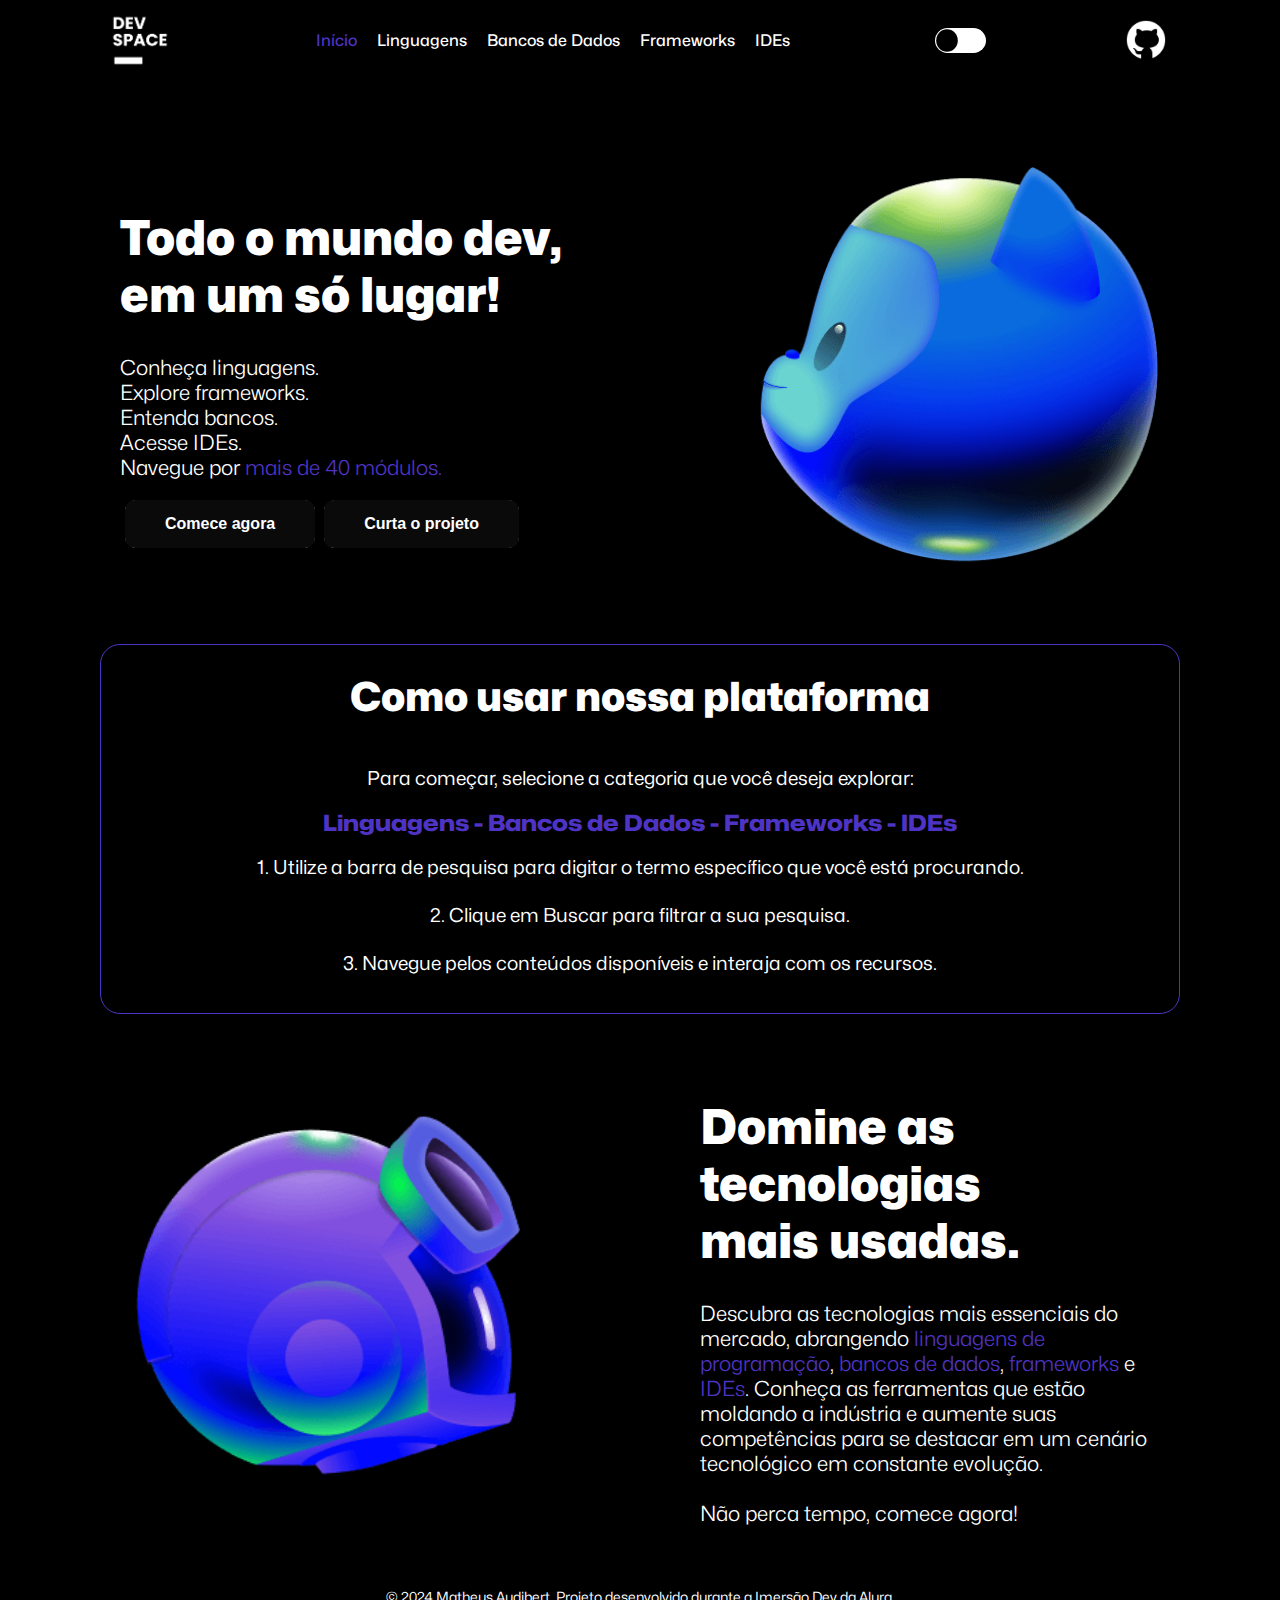
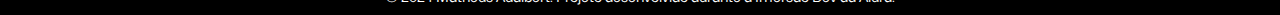
<file: index.html>
<!DOCTYPE html>
<html lang="en">
  <head>
    <meta charset="UTF-8" />
    <meta name="viewport" content="width=device-width, initial-scale=1.0" />
    <link rel="stylesheet" href="https://cdnjs.cloudflare.com/ajax/libs/font-awesome/6.6.0/css/all.min.css" integrity="sha512-Kc323vGBEqzTmouAECnVceyQqyqdsSiqLQISBL29aUW4U/M7pSPA/gEUZQqv1cwx4OnYxTxve5UMg5GT6L4JJg==" crossorigin="anonymous" referrerpolicy="no-referrer" />
    <link rel="shortcut icon" href="assets/page/icone.ico" type="image/x-icon">
    <link rel="stylesheet" href="style.css" />
    <title>DevSpace</title>
  </head>
  <body>
    <header>
      <a href="index.html"><img class="logo" src="/assets/page/logo.png" alt=""></a>
      <ul>
        <li><a href="index.html" class="active">Início</a></li>
        <li><a href="linguagens.html">Linguagens</a></li>
        <li><a href="bancos.html">Bancos de Dados</a></li>
        <li><a href="frameworks.html">Frameworks</a></li>
        <li><a href="ides.html">IDEs</a></li>
      </ul>
   
      <div class="trail" id="trail">
        <div class="ind"></div>
      </div>
      <a target="_blank" href="https://github.com/matheusaudibert/devspace"><img src="/assets/page/github.png" alt="github" class="github-icon" /></a>
      
    </header>

    <div class="content">
      <div class="content-text">
        <h1>Todo o mundo dev, em um só lugar!</h1>
        <div class="content-text-desc">
          <span>Conheça linguagens.</span><br />
          <span>Explore frameworks.</span><br />
          <span>Entenda bancos.</span><br />
          <span>Acesse IDEs.</span><br />
          <span>Navegue por <span class="color">mais de 40 módulos.</span></span>
          <br />
        </div>
        <button class="button btn"><a href="linguagens.html" style="all: unset">Comece agora </a><i class="fa-solid fa-arrow-right"></i></button>
        <button class="button btn"><a target="_blank" href="https://discord.com/channels/1277631721822748742/1277631722716008535/1281647648096518155" style="all: unset">Curta o projeto </a><i class="fa-brands fa-discord"></i></button>
      </div>
      <div class="content-img">
        <img src="/assets/page/head.png" alt="" />
      </div>
    </div>

    <div class="content-middle">
      <h1>Como usar nossa plataforma</h1>
      <br>
      <span class="start">
        Para começar, selecione a categoria que você deseja explorar:</span>
        <br><br>
        <span class="modules">Linguagens - Bancos de Dados - Frameworks - IDEs</span> 
        <br><br>
        <span class="start">1. Utilize a barra de pesquisa para digitar o termo específico que você está procurando. <br><br> 2. Clique em Buscar para filtrar a sua pesquisa. <br><br> 3. Navegue pelos conteúdos disponíveis e interaja com os recursos.</span>
      </span>
      <br /><br /><br>
    </div>

    <div class="content-final">
      <div class="content-img-2">
        <img src="/assets/page/clone.png" alt="" />
      </div>
      <div class="content-text">
        <h1>Domine as tecnologias mais usadas.</h1>
        <div class="content-text-desc">
          <span>Descubra as tecnologias mais essenciais do mercado, abrangendo <span class="color">linguagens de programação</span>, <span class="color">bancos de dados</span>, <span class="color">frameworks</span> e <span class="color">IDEs</span>. Conheça as ferramentas que estão moldando a indústria e aumente suas competências para se destacar em um cenário tecnológico em constante evolução.</span><br><br>
          <span>Não perca tempo, comece agora!</span>
        </div>
      </div>
    </div>

    <footer>
      <p>&copy; 2024 Matheus Audibert. Projeto desenvolvido durante a Imersão Dev da Alura.</p>
    </footer>
    <script src="scripts/mode_index.js"></script>
  </body>
</html>
</file>
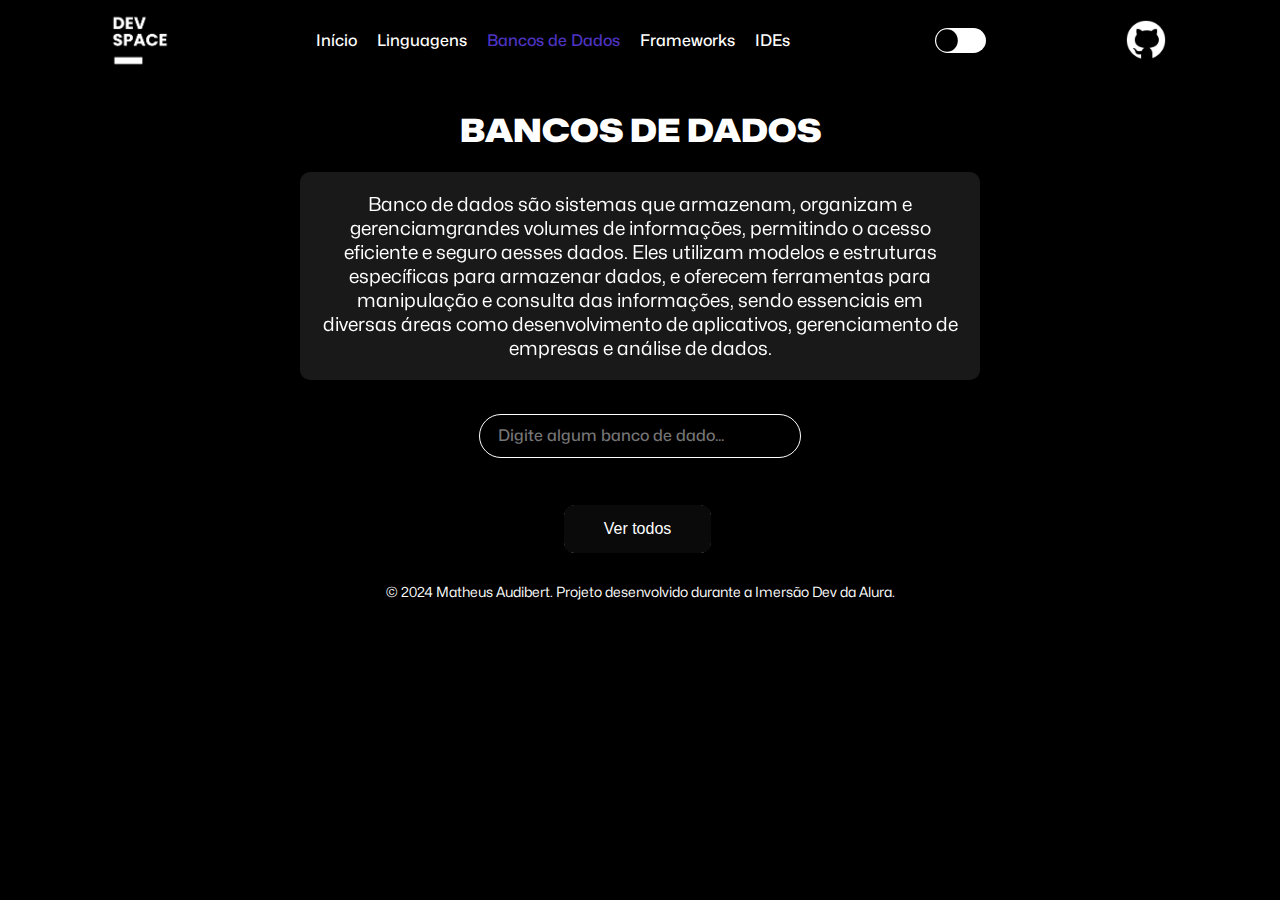
<file: bancos.html>
<html lang="en">
  <head>
    <meta charset="UTF-8" />
    <meta name="viewport" content="width=device-width, initial-scale=1.0" />
    <link rel="icon" href="/assets/page/icone.ico" type="image/x-icon" />
    <link
      rel="stylesheet"
      href="https://cdnjs.cloudflare.com/ajax/libs/font-awesome/6.6.0/css/all.min.css"
      integrity="sha512-Kc323vGBEqzTmouAECnVceyQqyqdsSiqLQISBL29aUW4U/M7pSPA/gEUZQqv1cwx4OnYxTxve5UMg5GT6L4JJg=="
      crossorigin="anonymous"
      referrerpolicy="no-referrer"
    />
    <link rel="stylesheet" href="style.css" />
    <title>DevSpace - Bancos de Dados</title>
  </head>
  <body>
    <header>
      <a href="index.html"
        ><img class="logo" src="assets/page/logo.png" alt=""
      /></a>
      <ul>
        <li><a href="index.html">Início</a></li>
        <li><a href="linguagens.html">Linguagens</a></li>
        <li><a href="bancos.html" class="active">Bancos de Dados</a></li>
        <li><a href="frameworks.html">Frameworks</a></li>
        <li><a href="ides.html">IDEs</a></li>
      </ul>
      <div class="trail" id="trail">
        <div class="ind"></div>
      </div>
      <a target="_blank" href="https://github.com/matheusaudibert/devspace"
        ><img src="/assets/page/github.png" alt="github" class="github-icon"
      /></a>
    </header>

    <div class="container">
      <h1 style="font-weight: 900; font-stretch: 125%;">BANCOS DE DADOS</h1>
      <div class="explication">
        <span class="start"
          >Banco de dados são sistemas que armazenam, organizam e
          gerenciamgrandes volumes de informações, permitindo o acesso eficiente
          e seguro aesses dados. Eles utilizam modelos e estruturas específicas
          para armazenar dados, e oferecem ferramentas para manipulação e
          consulta das informações, sendo essenciais em diversas áreas como
          desenvolvimento de aplicativos, gerenciamento de empresas e análise de
          dados.</span
        >
      </div>
      <div class="search-box">
        <table class="elements">
          <tr>
            <td>
              <input
                type="text"
                class="search"
                placeholder="Digite algum banco de dado..."
                id="input"
              />
            </td>
            <td>
              <a onclick="pesquisar()" href="#"
                ><i class="fa-solid fa-magnifying-glass"></i
              ></a>
            </td>
          </tr>
        </table>
      </div>
      <button class="todas btn" onclick="apresentar()">Ver todos</button>
    </div>

    <div class="lang-cards" id="lang-cards"></div>
    <footer>
      <p>
        &copy; 2024 Matheus Audibert. Projeto desenvolvido durante a Imersão Dev
        da Alura.
      </p>
    </footer>
    <script src="scripts/bancos.js"></script>
    <script src="scripts/script_banco.js"></script>
    <script src="/scripts/mode.js"></script>
  </body>
</html>
</file>
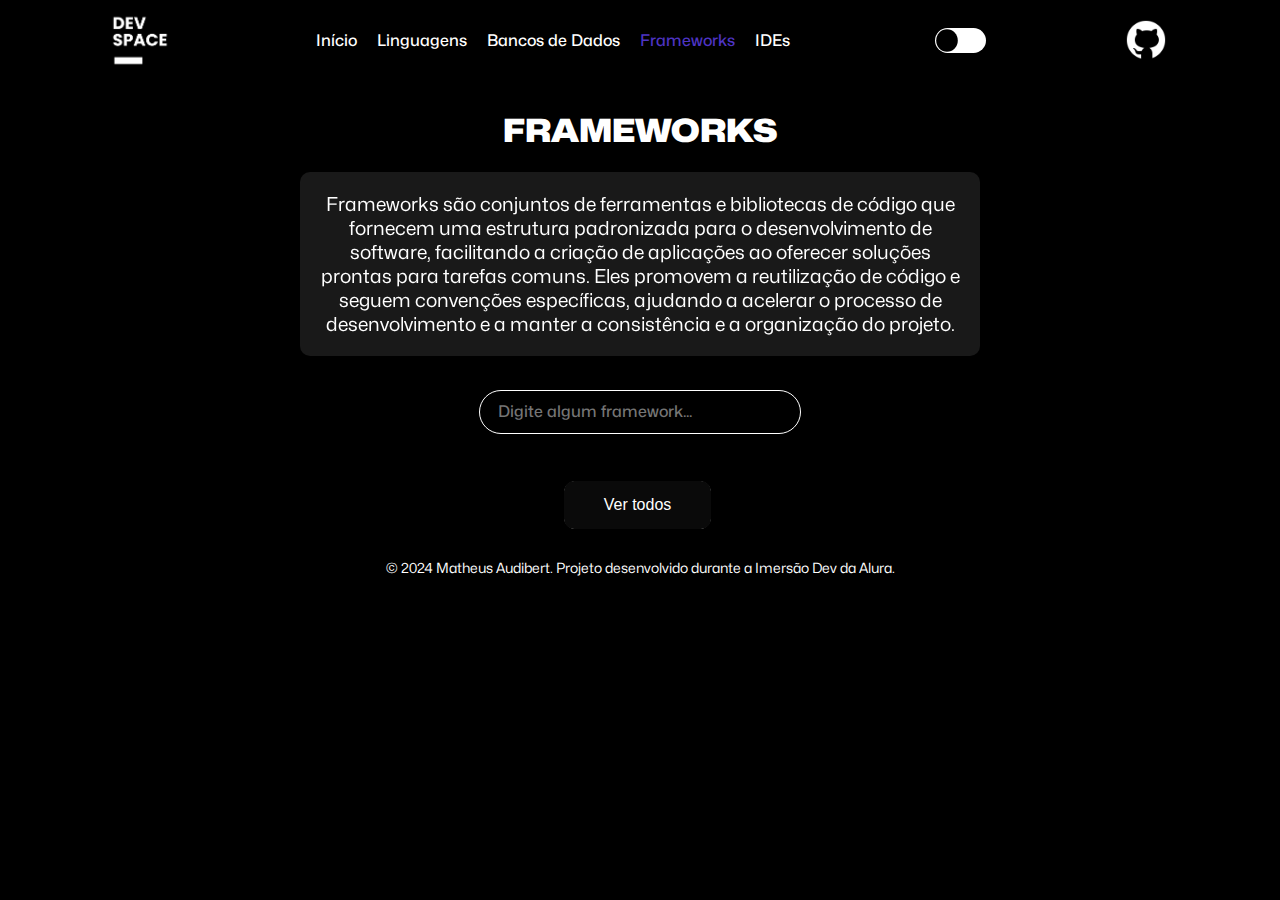
<file: frameworks.html>
<html lang="en">
  <head>
    <meta charset="UTF-8" />
    <meta name="viewport" content="width=device-width, initial-scale=1.0" />
    <link
      rel="shortcut icon"
      href="assets/page/icone.ico"
      type="image/x-icon"
    />
    <link
      rel="stylesheet"
      href="https://cdnjs.cloudflare.com/ajax/libs/font-awesome/6.6.0/css/all.min.css"
      integrity="sha512-Kc323vGBEqzTmouAECnVceyQqyqdsSiqLQISBL29aUW4U/M7pSPA/gEUZQqv1cwx4OnYxTxve5UMg5GT6L4JJg=="
      crossorigin="anonymous"
      referrerpolicy="no-referrer"
    />
    <link rel="stylesheet" href="style.css" />
    <title>DevSpace - Frameworks</title>
  </head>
  <body>
    <header>
      <a href="index.html"
        ><img class="logo" src="/assets/page/logo.png" alt=""
      /></a>
      <ul>
        <li><a href="index.html">Início</a></li>
        <li><a href="linguagens.html">Linguagens</a></li>
        <li><a href="bancos.html">Bancos de Dados</a></li>
        <li><a href="frameworks.html" class="active">Frameworks</a></li>
        <li><a href="ides.html">IDEs</a></li>
      </ul>
      <div class="trail" id="trail">
        <div class="ind"></div>
      </div>
      <a target="_blank" href="https://github.com/matheusaudibert/devspace"
        ><img src="/assets/page/github.png" alt="github" class="github-icon"
      /></a>
    </header>

    <div class="container">
      <h1 style="font-weight: 900; font-stretch: 125%;">FRAMEWORKS</h1>
      <div class="explication">
        <span class="start"
          >Frameworks são conjuntos de ferramentas e bibliotecas de código que
          fornecem uma estrutura padronizada para o desenvolvimento de software,
          facilitando a criação de aplicações ao oferecer soluções prontas para
          tarefas comuns. Eles promovem a reutilização de código e seguem
          convenções específicas, ajudando a acelerar o processo de
          desenvolvimento e a manter a consistência e a organização do
          projeto.</span
        >
      </div>
      <div class="search-box">
        <table class="elements">
          <tr>
            <td>
              <input
                type="text"
                class="search"
                placeholder="Digite algum framework..."
                id="input"
              />
            </td>
            <td>
              <a onclick="pesquisar()" href="#"
                ><i class="fa-solid fa-magnifying-glass"></i
              ></a>
            </td>
          </tr>
        </table>
      </div>
      <button class="todas btn" onclick="apresentar()">Ver todos</button>
    </div>

    <div class="lang-cards" id="lang-cards"></div>
    <footer>
      <p>
        &copy; 2024 Matheus Audibert. Projeto desenvolvido durante a Imersão Dev
        da Alura.
      </p>
    </footer>
    <script src="scripts/frameworks.js"></script>
    <script src="scripts/script_framework.js"></script>
    <script src="/scripts/mode.js"></script>
  </body>
</html>
</file>
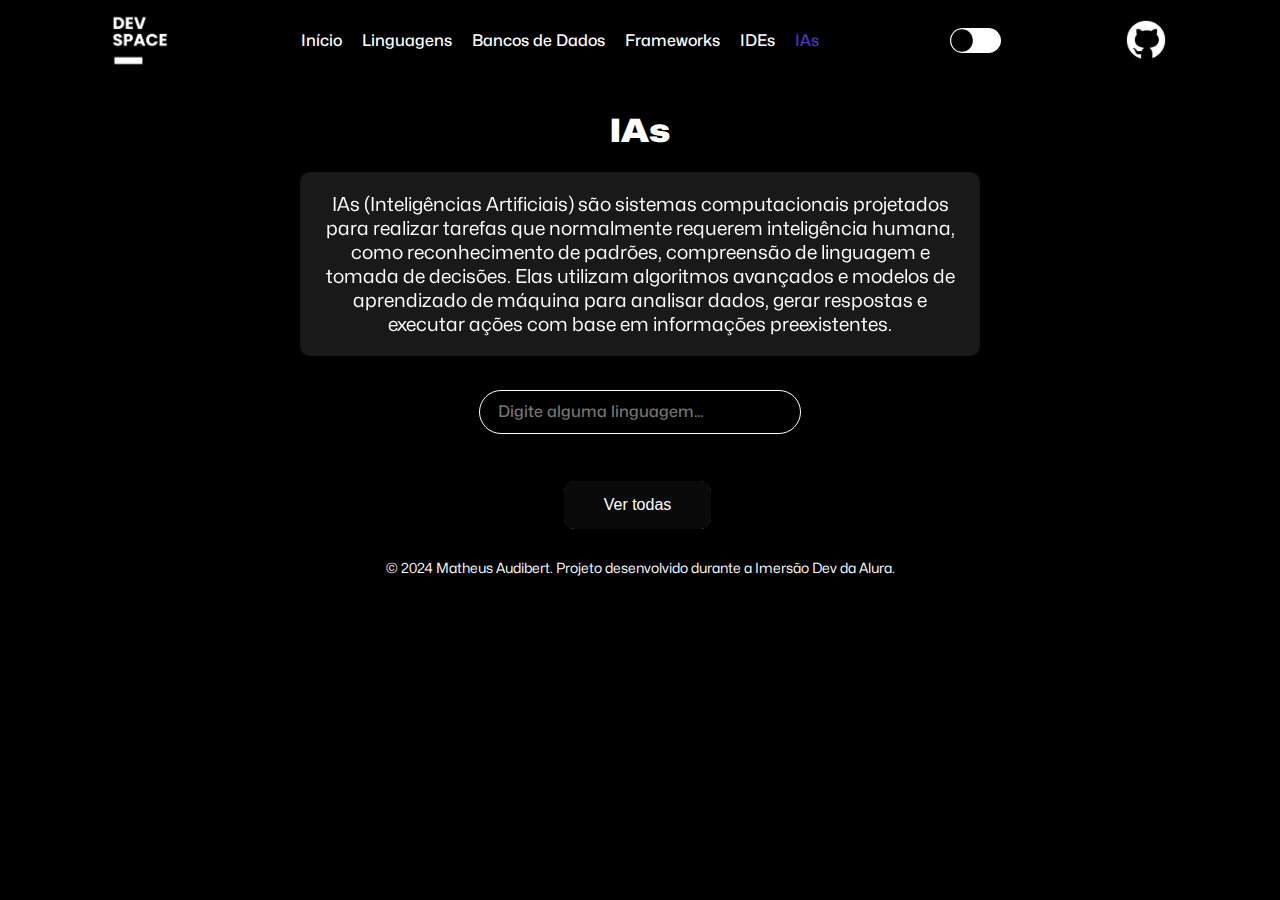
<file: ias.html>
<html lang="en">
  <head>
    <meta charset="UTF-8" />
    <meta name="viewport" content="width=device-width, initial-scale=1.0" />
    <link
      rel="stylesheet"
      href="https://cdnjs.cloudflare.com/ajax/libs/font-awesome/6.6.0/css/all.min.css"
      integrity="sha512-Kc323vGBEqzTmouAECnVceyQqyqdsSiqLQISBL29aUW4U/M7pSPA/gEUZQqv1cwx4OnYxTxve5UMg5GT6L4JJg=="
      crossorigin="anonymous"
      referrerpolicy="no-referrer"
    />
    <link
      rel="shortcut icon"
      href="assets/page/icone.ico"
      type="image/x-icon"
    />
    <link rel="stylesheet" href="style.css" />
    <title>DevSpace - IAs</title>
  </head>
  <body>
    <header>
      <a href="index.html"
        ><img class="logo" src="/assets/page/logo.png" alt=""
      /></a>
      <ul>
        <li><a href="index.html">Início</a></li>
        <li><a href="linguagens.html">Linguagens</a></li>
        <li><a href="bancos.html">Bancos de Dados</a></li>
        <li><a href="frameworks.html">Frameworks</a></li>
        <li><a href="ides.html">IDEs</a></li>
        <li><a href="ias.html" class="active">IAs</a></li>
      </ul>
      <div class="trail" id="trail">
        <div class="ind"></div>
      </div>
      <a target="_blank" href="https://github.com/matheusaudibert/devspace"
        ><img src="/assets/page/github.png" alt="github" class="github-icon"
      /></a>
    </header>

    <div class="container">
      <h1 style="font-weight: 900; font-stretch: 125%;">IAs</h1>
      <div class="explication">
        <span class="start"
          >IAs (Inteligências Artificiais) são sistemas computacionais
          projetados para realizar tarefas que normalmente requerem inteligência
          humana, como reconhecimento de padrões, compreensão de linguagem e
          tomada de decisões. Elas utilizam algoritmos avançados e modelos de
          aprendizado de máquina para analisar dados, gerar respostas e executar
          ações com base em informações preexistentes.</span
        >
      </div>
      <div class="search-box">
        <table class="elements">
          <tr>
            <td>
              <input
                type="text"
                class="search"
                placeholder="Digite alguma linguagem..."
                id="input"
              />
            </td>
            <td>
              <a onclick="pesquisar()" href="#"
                ><i class="fa-solid fa-magnifying-glass"></i
              ></a>
            </td>
          </tr>
        </table>
      </div>
      <button class="todas btn" onclick="apresentar()">Ver todas</button>
    </div>

    <div class="lang-cards" id="lang-cards"></div>
    <footer>
      <p>
        &copy; 2024 Matheus Audibert. Projeto desenvolvido durante a Imersão Dev
        da Alura.
      </p>
    </footer>
    <script src="scripts/script_ias.js"></script>
    <script src="scripts/ias.js"></script>
    <script src="scripts/mode.js"></script>
  </body>
</html>
</file>
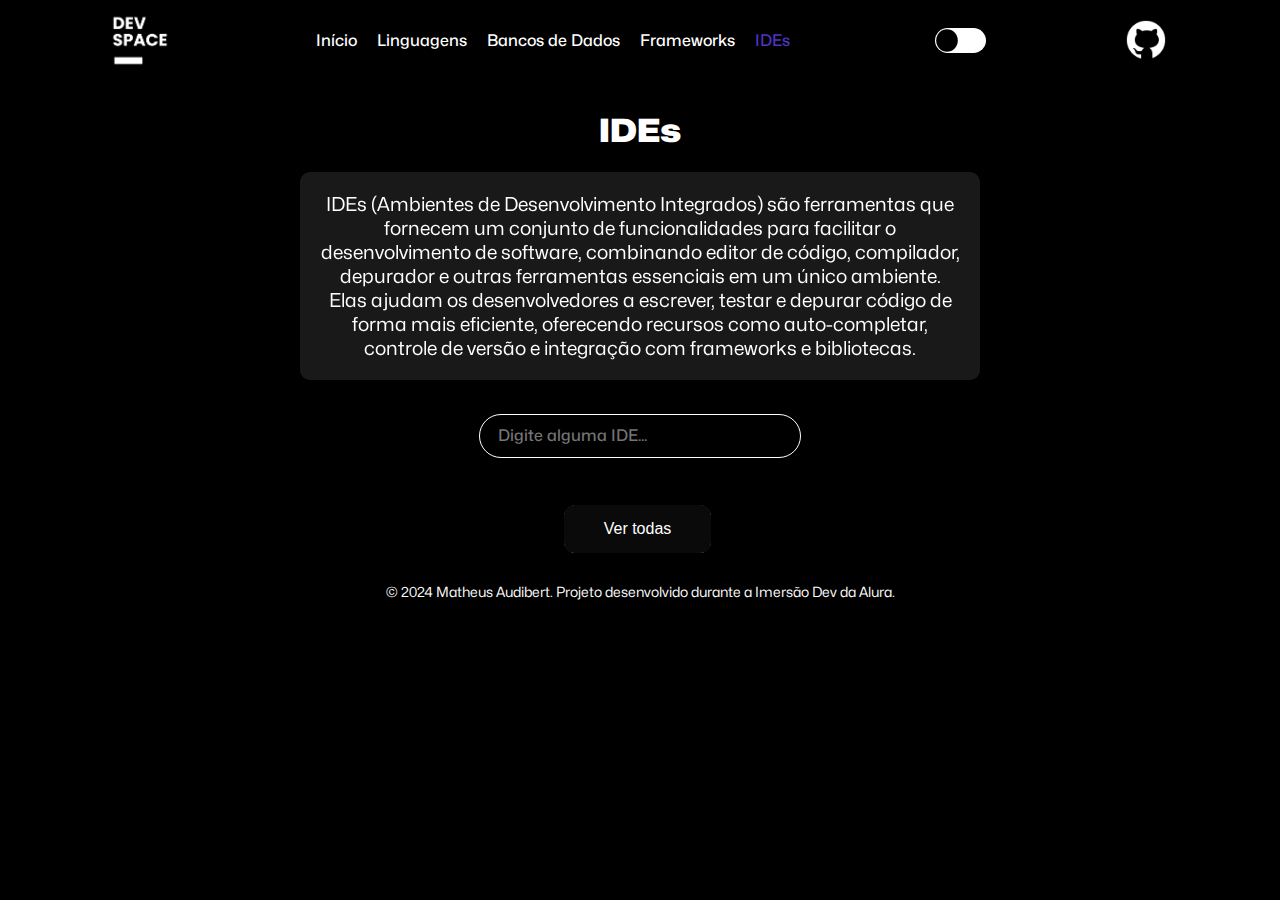
<file: ides.html>
<html lang="en">
  <head>
    <meta charset="UTF-8" />
    <meta name="viewport" content="width=device-width, initial-scale=1.0" />
    <link
      rel="stylesheet"
      href="https://cdnjs.cloudflare.com/ajax/libs/font-awesome/6.6.0/css/all.min.css"
      integrity="sha512-Kc323vGBEqzTmouAECnVceyQqyqdsSiqLQISBL29aUW4U/M7pSPA/gEUZQqv1cwx4OnYxTxve5UMg5GT6L4JJg=="
      crossorigin="anonymous"
      referrerpolicy="no-referrer"
    />
    <link
      rel="shortcut icon"
      href="assets/page/icone.ico"
      type="image/x-icon"
    />
    <link rel="stylesheet" href="style.css" />
    <title>DevSpace - IDEs</title>
  </head>
  <body>
    <header>
      <a href="index.html"
        ><img class="logo" src="/assets/page/logo.png" alt=""
      /></a>
      <ul>
        <li><a href="index.html">Início</a></li>
        <li><a href="linguagens.html">Linguagens</a></li>
        <li><a href="bancos.html">Bancos de Dados</a></li>
        <li><a href="frameworks.html">Frameworks</a></li>
        <li><a href="ides.html" class="active">IDEs</a></li>
      </ul>
      <div class="trail" id="trail">
        <div class="ind"></div>
      </div>
      <a target="_blank" href="https://github.com/matheusaudibert/devspace"
        ><img src="/assets/page/github.png" alt="github" class="github-icon"
      /></a>
    </header>

    <div class="container">
      <h1 style="font-weight: 900; font-stretch: 125%;">IDEs</h1>
      <div class="explication">
        <span class="start"
          >IDEs (Ambientes de Desenvolvimento Integrados) são ferramentas que
          fornecem um conjunto de funcionalidades para facilitar o
          desenvolvimento de software, combinando editor de código, compilador,
          depurador e outras ferramentas essenciais em um único ambiente. Elas
          ajudam os desenvolvedores a escrever, testar e depurar código de forma
          mais eficiente, oferecendo recursos como auto-completar, controle de
          versão e integração com frameworks e bibliotecas.</span
        >
      </div>
      <div class="search-box">
        <table class="elements">
          <tr>
            <td>
              <input
                type="text"
                class="search"
                placeholder="Digite alguma IDE..."
                id="input"
              />
            </td>
            <td>
              <a onclick="pesquisar()" href="#"
                ><i class="fa-solid fa-magnifying-glass"></i
              ></a>
            </td>
          </tr>
        </table>
      </div>
      <button class="todas btn" onclick="apresentar()">Ver todas</button>
    </div>

    <div class="lang-cards" id="lang-cards"></div>
    <footer>
      <p>
        &copy; 2024 Matheus Audibert. Projeto desenvolvido durante a Imersão Dev
        da Alura.
      </p>
    </footer>
    <script src="scripts/script_ide.js"></script>
    <script src="scripts/ides.js"></script>
    <script src="/scripts/mode.js"></script>
  </body>
</html>
</file>
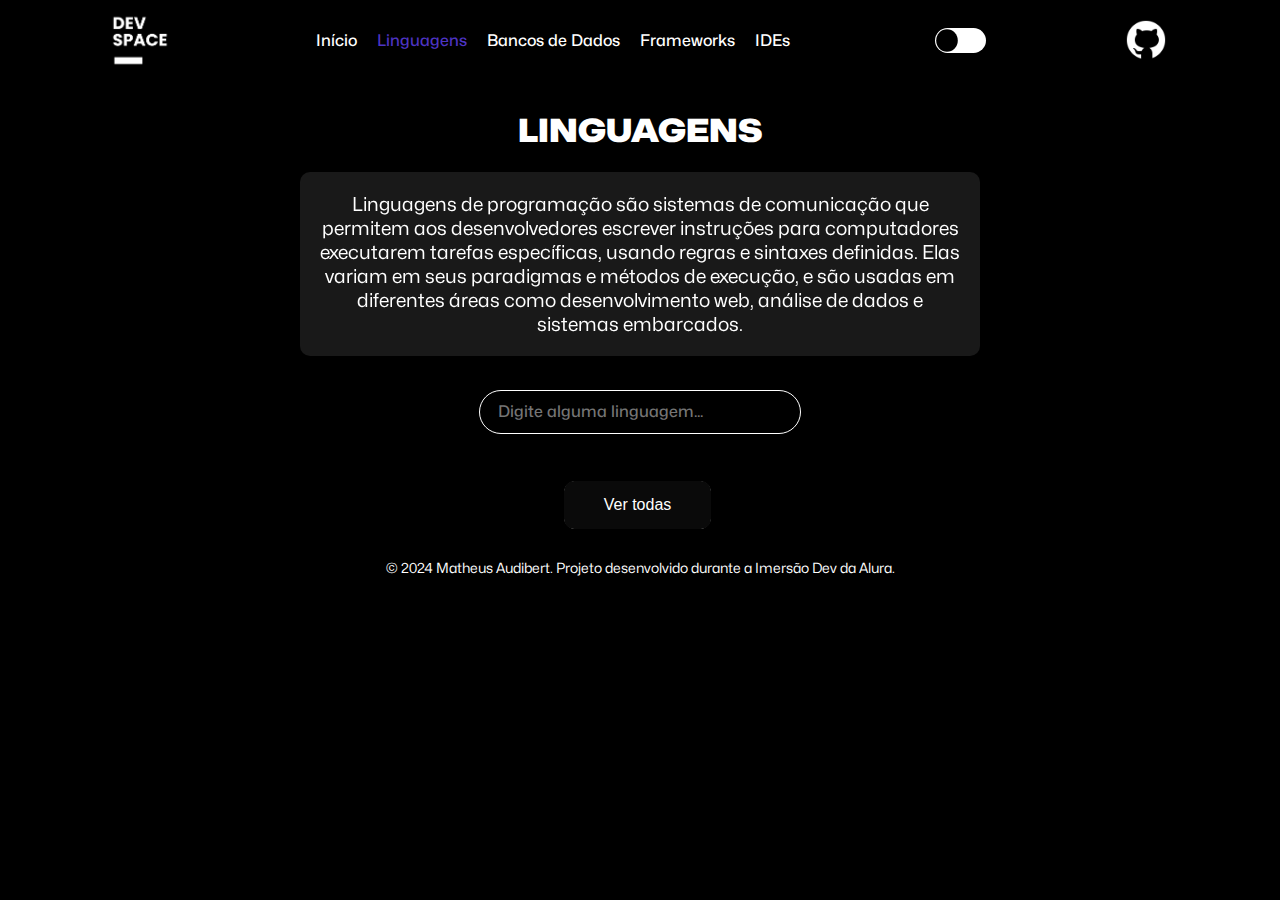
<file: linguagens.html>
<html lang="en">
  <head>
    <meta charset="UTF-8" />
    <meta name="viewport" content="width=device-width, initial-scale=1.0" />
    <link
      rel="stylesheet"
      href="https://cdnjs.cloudflare.com/ajax/libs/font-awesome/6.6.0/css/all.min.css"
      integrity="sha512-Kc323vGBEqzTmouAECnVceyQqyqdsSiqLQISBL29aUW4U/M7pSPA/gEUZQqv1cwx4OnYxTxve5UMg5GT6L4JJg=="
      crossorigin="anonymous"
      referrerpolicy="no-referrer"
    />
    <link
      rel="shortcut icon"
      href="assets/page/icone.ico"
      type="image/x-icon"
    />
    <link rel="stylesheet" href="style.css" />
    <title>DevSpace - Linguagens</title>
  </head>
  <body>
    <header>
      <a href="index.html"
        ><img class="logo" src="/assets/page/logo.png" alt=""
      /></a>
      <ul>
        <li><a href="index.html">Início</a></li>
        <li><a href="linguagens.html" class="active">Linguagens</a></li>
        <li><a href="bancos.html">Bancos de Dados</a></li>
        <li><a href="frameworks.html">Frameworks</a></li>
        <li><a href="ides.html">IDEs</a></li>
      </ul>
      <div class="trail" id="trail">
        <div class="ind"></div>
      </div>
      <a target="_blank" href="https://github.com/matheusaudibert/devspace"
        ><img src="/assets/page/github.png" alt="github" class="github-icon"
      /></a>
    </header>

    <div class="container">
      <h1 style="font-weight: 900; font-stretch: 125%;">LINGUAGENS</h1>
      <div class="explication">
        <span class="start"
          >Linguagens de programação são sistemas de comunicação que permitem
          aos desenvolvedores escrever instruções para computadores executarem
          tarefas específicas, usando regras e sintaxes definidas. Elas variam
          em seus paradigmas e métodos de execução, e são usadas em diferentes
          áreas como desenvolvimento web, análise de dados e sistemas
          embarcados.</span
        >
      </div>
      <div class="search-box">
        <table class="elements">
          <tr>
            <td>
              <input
                type="text"
                class="search"
                placeholder="Digite alguma linguagem..."
                id="input"
              />
            </td>
            <td>
              <a onclick="pesquisar()" href="#"
                ><i class="fa-solid fa-magnifying-glass"></i
              ></a>
            </td>
          </tr>
        </table>
      </div>
      <button class="todas btn" onclick="apresentar()">Ver todas</button>
    </div>

    <div class="lang-cards" id="lang-cards"></div>
    <footer>
      <p>
        &copy; 2024 Matheus Audibert. Projeto desenvolvido durante a Imersão Dev
        da Alura.
      </p>
    </footer>
    <script src="scripts/script_linguagem.js"></script>
    <script src="scripts/linguagens.js"></script>
    <script src="/scripts/mode.js"></script>
  </body>
</html>
</file>
<file: style.css>
@font-face {
  font-family: "Mona Sans";
  src: url("/fonts/Mona-Sans.woff2") format("woff2 supports variations"),
    url("/fonts/Mona-Sans.woff2") format("woff2-variations");
  font-weight: 200 900;
  font-stretch: 75% 125%;
}

body {
  font-family: "Mona Sans";
  color: #ffffff;
  background-color: #000000;
  margin: 0px 100px;
  padding: 0;
  display: flex;
  flex-direction: column;
  transition: 0.5s;
}

/* LANDING PAGE */

header {
  margin: 10px;
  display: flex;
  align-items: center;
  justify-content: space-between;
  position: relative;
}

.logo {
  float: right;
  width: 60px;
  transition: 0.5s;
}

ul {
  margin: 0 auto;
  font-weight: 500;
  list-style: none;
  padding: 0;
  display: flex;
  justify-content: center;
  margin: 0;
}

.active {
  color: rgb(78, 52, 196);
}

li {
  margin: 0 10px;
}

li a {
  display: inline-block;
  text-decoration: none;
  transition: transform 0.2s ease-in-out;
  color: #fff;
  transition: 0.5s;
}

li a:hover {
  transform: translateY(-5px);
}

.github-icon {
  float: left;
  width: 3rem;
  height: auto;
  transition: 0.5s;
}

.content {
  display: flex;
  justify-content: space-between;
  align-items: center;
  box-sizing: border-box;
}

.content-text h1 {
  font-weight: 900;
  font-style: 125%;
  font-size: 3rem;
  width: 80%;
}

.content-text-desc {
  font-weight: 350;
  font-size: 1.3rem;
}

.color {
  color: rgb(78, 52, 196);
}
.content-img {
  width: 40%;
  padding: 30px;
}

.content-img img {
  width: 500px;
  transition: transform 0.2s ease-in-out;
}

.content-img img:hover {
  transform: rotate(-15deg);
}

.content-img-2 {
  width: 40%;
  padding: 30px;
}

.content-img-2 img {
  width: 500px;
  transition: transform 0.2s ease-in-out;
}

.content-img-2 img:hover {
  transform: rotate(+15deg);
}

.content-middle {
  border-radius: 20px;
  border: 1px solid rgb(78, 52, 196);
  padding: 20px;
  display: block;
  padding: 0 100px;
  text-align: center;
  transition: background-color 0.2s ease-in-out;
}
.content-middle:hover {
  background-color: rgba(78, 52, 196, 0.075);
}

.content-middle h1 {
  font-weight: 900;
  font-style: 125%;
  font-size: 2.5rem;
}

.content-middle .start {
  font-weight: 400;
  font-size: 1.2rem;
  max-width: 100%;
}

.content-middle .modules {
  color: rgb(78, 52, 196);
  font-weight: 800;
  font-stretch: 125%;
  font-size: 1.4rem;
}

.content-final {
  display: flex;
  align-items: center;
  justify-content: flex-start;
  border-radius: 8px;
}

.content-img-2 {
  flex: 0 0 500px;
  margin-right: 20px;
  position: relative;
  left: -50px;
}

.content-img-2 img {
  width: 100%;
  height: auto;
}

.content-text {
  flex: 5;
  padding-left: 20px;
}

footer {
  text-align: center;
  padding: 10px 0;
  font-size: 14px;
  width: 100%;
  bottom: 0;
}

footer p {
  margin: 0;
}

/* PAGINAS DE BUSCA */

.container {
  border-radius: 20px;
  padding: 20px;
  margin: 10px 100px;
  display: block;
  padding: 0 100px;
  text-align: center;
  align-items: center;
  justify-content: center;
}

.explication {
  background-color: #61616141;
  backdrop-filter: blur(10px);
  -webkit-backdrop-filter: blur(10px);
  border-radius: 10px;
  padding: 20px;
}

.explication .start {
  font-weight: 400;
  font-size: 1.2rem;
  max-width: 100%;
}

.search-box {
  margin: auto;
  margin-top: 5%;
  margin-bottom: 4%;
  position: relative;
  width: 300px;
  height: 42px;
  border: 1px solid #ffffff;
  padding: 0px 10px;
  border-radius: 50px;
  transition: 0.5s;
}

.elements {
  width: 100%;
  height: 100%;
  vertical-align: middle;
}

.search {
  border: none;
  height: 100%;
  width: 100%;
  padding: 0px 5px;
  border-radius: 50px;
  font-size: 16px;
  color: #ffffff;
  font-weight: 500;
  background-color: transparent;
  caret-color: #ffffff;
  transition: 0.5s;
}

.search:focus {
  outline: none;
}

input::placeholder {
  font-family: "Mona Sans";
}

.fa-magnifying-glass {
  color: #ffffff;
  font-size: 20px;
  transition: 0.5s;
}

.fa-magnifying-glass:hover {
  color: #929292;
}

.todas {
  margin: 10px;
  font-size: 16px;
  font-weight: 300;
  border-radius: 5px;
  margin-top: 20px;
  padding: 10px 20px;
  cursor: pointer;
  box-shadow: 0 2px 4px rgba(0, 0, 0, 0.2);
  transition: background-color 0.2s ease-in-out;
}

.lang-cards {
  display: flex;
  flex-wrap: wrap;
  margin: 0 20px;
}

.lang-cards h1 {
  text-align: center;
  margin: 50px auto;
  width: fit-content;
}

.lang-card {
  flex: 1 1 calc(33.333% - 40px);
  margin: 20 20px;
  width: 30%;
  border-radius: 8px;
  padding: 10px;
  box-shadow: 0 2px 4px rgba(0, 0, 0, 0.1);
  background-color: #40414744;
  box-sizing: border-box;
  transition: transform 0.2s ease-in-out, box-shadow 0.2s ease-in-out,
    background-color 0.2s ease-in-out;
}

.lang-card:hover {
  transform: translateY(-5px);
  box-shadow: 0 4px 8px rgba(0, 0, 0, 0.2);
  background-color: #5e5e5e44;
}

.card-initial {
  display: flex;
  align-items: center;
  margin-bottom: 15px;
}
.lang-img {
  width: 100px;
  height: auto;
  border-radius: 8px;
  margin-right: 15px;
}

.lang-info {
  display: flex;
  flex-direction: column;
}

.lang-label {
  color: gray;
  font-weight: 300;
  font-stretch: 125%;
  margin-bottom: 5px;
}

.lang-name {
  font-size: 1.5rem;
  font-weight: 900;
  font-stretch: 125%;
  margin: 0;
}

.lang-name-alt {
  font-size: 1rem;
  font-weight: 400;
  font-stretch: 125%;
  margin: 0;
}

.lang-desc {
  font-size: 0.9rem;
  font-weight: 500;
}

.lang-desc label {
  display: block;
  margin-bottom: 5px;
}

.lang-year {
  font-size: 0.8rem;
  margin-bottom: 10px;
}

.lang-link {
  color: #007bff;
  text-decoration: none;
  font-weight: bold;
}

.year {
  color: gray;
}

.lang-link:hover {
  text-decoration: underline;
}

.button {
  background-color: #fff;
  color: #000;
  font-size: 16px;
  font-weight: 700;
  margin-top: 20px;
  padding: 10px 20px;
  cursor: pointer;
  box-shadow: 0 2px 4px rgba(0, 0, 0, 0.2);
}

.btn {
  margin-left: 5px;
  padding: 15px 40px;
  border: none;
  outline: none;
  color: #fff;
  cursor: pointer;
  position: relative;
  z-index: 0;
  border-radius: 12px;
  transition: 0.5s;
}

.btn::after {
  content: "";
  z-index: -1;
  position: absolute;
  width: 100%;
  height: 100%;
  background-color: #0a0a0a;
  left: 0;
  top: 0;
  border-radius: 10px;
  transition: 0.5s;
}

.btn::before {
  content: "";
  background: linear-gradient(
    45deg,
    #021ac3,
    #545de0,
    #459dda,
    #2d22f4,
    #00ffd5,
    #002bff,
    #096bde,
    #8555e0
  );
  position: absolute;
  top: -2px;
  left: -2px;
  background-size: 600%;
  z-index: -1;
  width: calc(100% + 4px);
  height: calc(100% + 4px);
  filter: blur(8px);
  animation: glowing 20s linear infinite;
  transition: opacity 0.3s ease-in-out;
  border-radius: 10px;
  opacity: 0;
  transition: 0.5s;
}

@keyframes glowing {
  0% {
    background-position: 0 0;
  }
  50% {
    background-position: 400% 0;
  }
  100% {
    background-position: 0 0;
  }
}

.btn:hover::before {
  opacity: 1;
  transition: 0.5s;
}

.btn:active:after {
  background: transparent;
  transition: 0.5s;
}

.btn:active {
  color: #000;
  font-weight: bold;
  transition: 0.5s;
}

/* RESPONSIVIDADE */

@media screen and (max-width: 768px) {
  header {
    padding: 0 20px;
    flex-direction: column;
  }

  .logo {
    margin-bottom: 10px;
  }

  ul {
    flex-direction: column;
    align-items: center;
    margin: 0;
  }

  li {
    margin: 10px 0;
  }

  .github-icon {
    margin-top: 10px;
  }

  .content {
    flex-direction: column;
    text-align: center;
  }

  .content-img {
    width: 100%;
    padding: 20px;
  }

  .content-img img {
    width: 80%;
  }

  .content-text h1 {
    font-size: 2.5rem;
    width: 100%;
  }

  .content-text-desc {
    font-size: 1.1rem;
  }

  .content-middle {
    padding: 0 20px;
  }

  .content-middle h1 {
    font-size: 2rem;
  }

  .content-middle .start {
    font-size: 1rem;
  }

  .content-middle .modules {
    font-size: 1.2rem;
  }

  .content-final {
    flex-direction: column;
    text-align: center;
    overflow-x: hidden;
  }

  .content-img-2 {
    width: 100%;
    flex: 0 0 auto;
    margin-right: 0;
    margin-bottom: 20px;
    left: 0;
  }

  .content-text {
    padding-left: 0;
    padding-right: 20px;
  }

  .container {
    margin: 10px 20px;
    padding: 0 20px;
  }

  .explication .start {
    font-size: 1rem;
  }

  .search-box {
    width: 100%;
    height: 42px;
  }

  .todas {
    width: 100%;
  }
}

@media screen and (max-width: 480px) {
  .logo {
    width: 40px;
  }

  .github-icon {
    width: 2rem;
  }

  .content-text h1 {
    font-size: 2rem;
  }

  .content-text-desc {
    font-size: 1rem;
  }

  .content-img img {
    width: 100%;
  }

  .content-middle {
    padding: 0 10px;
  }

  .content-middle h1 {
    font-size: 1.5rem;
  }

  .content-middle .start {
    font-size: 0.9rem;
  }

  .content-middle .modules {
    font-size: 1rem;
  }

  .content-final {
    overflow-x: hidden;
  }

  .content-img-2 {
    flex: 0 0 auto;
    margin-right: 0;
    margin-bottom: 20px;
    left: 0;
  }

  .content-text {
    padding-left: 0;
    padding-right: 10px;
  }

  .content-text h1 {
    font-size: 1.5rem;
  }

  .content-text .content-text-desc {
    font-size: 1rem;
  }

  .container {
    margin: 10px 10px;
    padding: 0 10px;
  }

  .explication {
    padding: 15px;
  }

  .explication .start {
    font-size: 0.9rem;
  }

  .search-box {
    width: 100%;
    height: 40px;
  }

  .search {
    font-size: 14px;
  }

  .fa-magnifying-glass {
    font-size: 18px;
  }

  .todas {
    width: 100%;
    font-size: 14px;
  }
}

/* ELEMENTOS LIGHT MODE */

.trail {
  width: 51px;
  height: 25px;
  border-radius: 15px;
  background-color: #ffffff;
  position: relative;
  cursor: pointer;
}

.trail .ind {
  width: 24px;
  height: 25px;
  background-color: black;
  border-radius: 50%;
  transform: scale(0.9);
  position: absolute;
  left: 0;
  transition: 0.5s;
}

.trail.light {
  background-color: #c3c3c3;
}

.trail.light .ind {
  left: 27px;
  background-color: #ffffff;
}

body.light {
  color: #000000;
  background-color: #ffffff;
}

.logo.light {
  filter: invert(1);
}

.btn.light {
  color: #000000;
}

.btn.light::after {
  background-color: #c3c3c3;
}

.btn.light:active {
  color: #000;
}

li a.light {
  color: #000000;
}

li a.light.active {
  color: rgb(78, 52, 196);
}

.github-icon.light {
  filter: invert(1);
}

.search.light {
  color: #000000;
  caret-color: #000000;
}

.fa-magnifying-glass.light {
  color: rgb(0, 0, 0);
  transition: 0.5s;
}

.search-box.light {
  border: 1px solid #000000;
}
</file>
